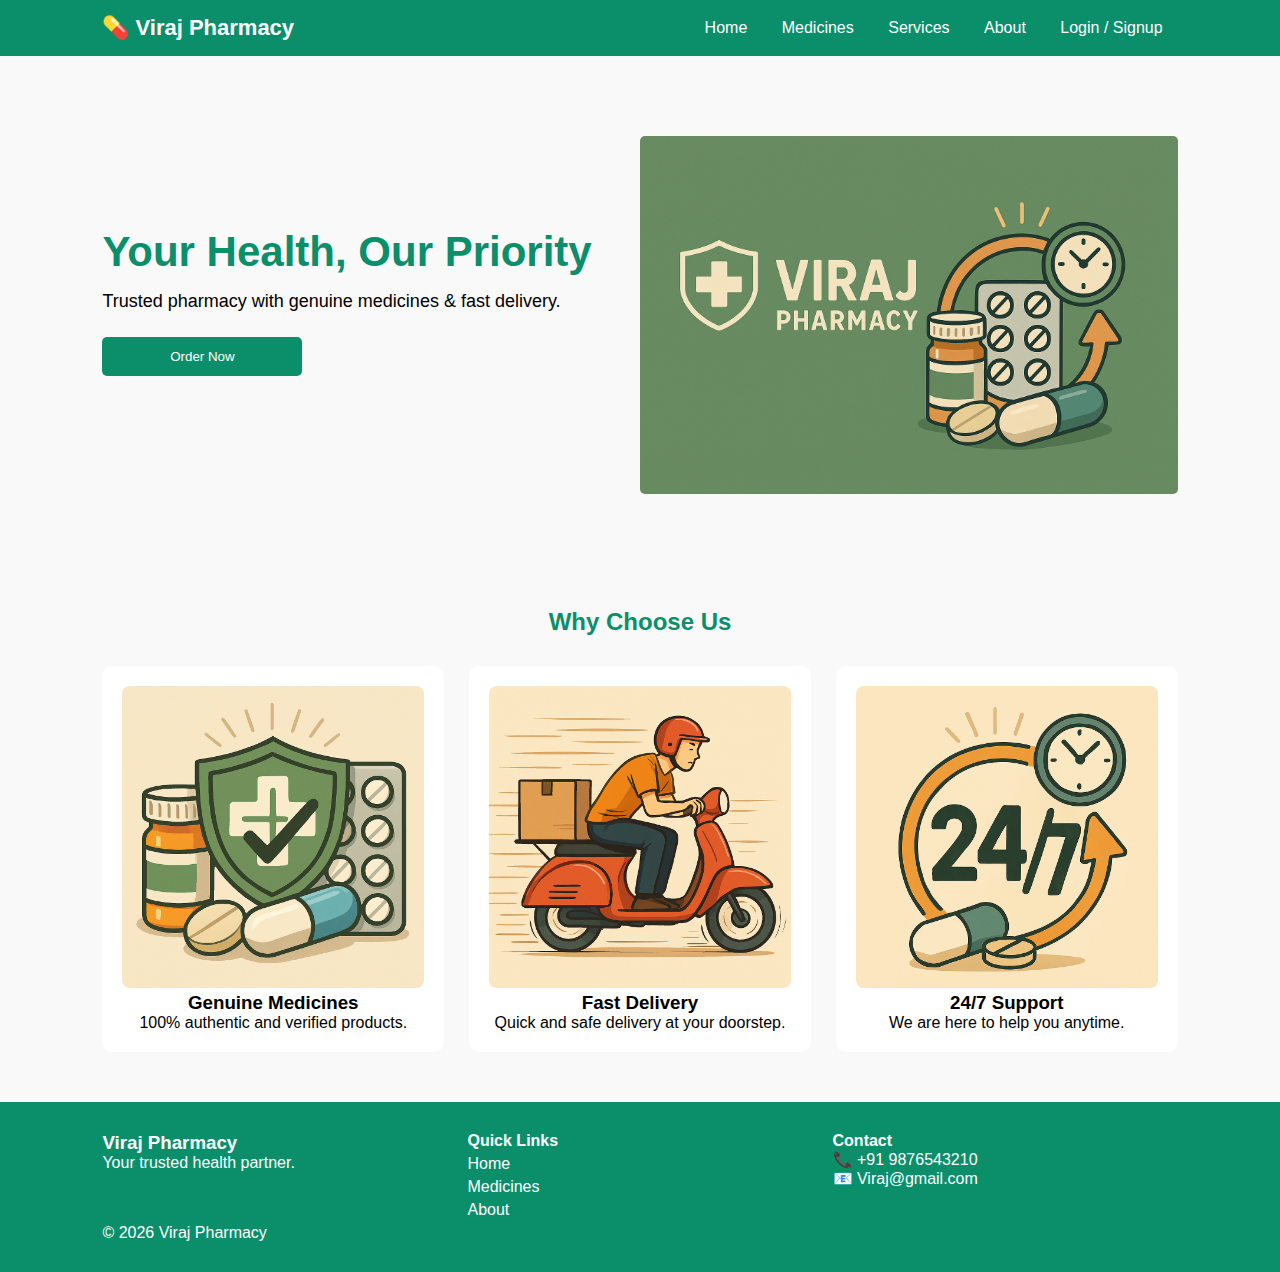
<file: index.html>
<!DOCTYPE html>
<html lang="en">
<head>
  <meta charset="UTF-8" />
  <meta name="viewport" content="width=device-width, initial-scale=1.0"/>
  <title>Viraj Pharmacy</title>
  <link rel="stylesheet" href="css/style.css">
</head>
<body>

<!-- ========== NAVBAR (Reusable) ========== -->
<header class="navbar">
  <div class="logo">💊 Viraj Pharmacy</div>
  <nav id="navMenu">
    <a href="index.html">Home</a>
    <a href="#">Medicines</a>
    <a href="#">Services</a>
    <a href="#">About</a>
    <a href="#" onclick="openAuth()">Login / Signup</a>
  </nav>
  <div class="menu-toggle" id="menuToggle">☰</div>
</header>

<!-- ========== HERO SECTION ========== -->
<section class="hero">
  <div class="hero-text">
    <h1>Your Health, Our Priority</h1>
    <p>Trusted pharmacy with genuine medicines & fast delivery.</p>
    <button><a href="login.html"></a>Order Now</button>
  </div>
  <div class="hero-img">
    <img src="images/hero.png" alt="Pharmacy">
  </div>
</section>

<!-- ========== FEATURES (GRID) ========== -->
<section class="features">
  <h2>Why Choose Us</h2>
  <div class="grid">
    <div class="card">
      <img src="images/genuine.png">
      <h3>Genuine Medicines</h3>
      <p>100% authentic and verified products.</p>
    </div>
    <div class="card">
      <img src="images/fast D.png">
      <h3>Fast Delivery</h3>
      <p>Quick and safe delivery at your doorstep.</p>
    </div>
    <div class="card">
      <img src="images/24x7.png">
      <h3>24/7 Support</h3>
      <p>We are here to help you anytime.</p>
    </div>
  </div>
</section>


<!-- ========== FOOTER (Reusable) ========== -->
<footer class="footer">
  <div class="footer-grid">
    <div>
      <h3>Viraj Pharmacy</h3>
      <p>Your trusted health partner.</p>
    </div>
    <div>
      <h4>Quick Links</h4>
      <a href="#">Home</a>
      <a href="#">Medicines</a>
      <a href="#">About</a>
    </div>
    <div>
      <h4>Contact</h4>
      <p>📞 +91 9876543210</p>
      <p>📧 Viraj@gmail.com</p>
    </div>
  </div>
  <p class="copyright">© 2026 Viraj Pharmacy</p>
</footer>
<!-- LOGIN / SIGNUP MODAL -->
<div class="auth-modal" id="authModal">
    <div class="auth-box">
      <span class="close-btn" onclick="closeAuth()">×</span>
  
      <div class="auth-toggle">
        <button id="loginTab" class="active" onclick="showLogin()">Login</button>
        <button id="signupTab" onclick="showSignup()">Signup</button>
      </div>
  
      <!-- LOGIN -->
      <div id="loginForm">
        <input type="text" id="loginUser" placeholder="Username">
        <input type="password" id="loginPass" placeholder="Password">
        <button onclick="login()">Login</button>
      </div>
  
      <!-- SIGNUP -->
      <div id="signupForm" class="hide">
        <input type="text" id="signupUser" placeholder="Username">
        <input type="password" id="signupPass" placeholder="Password">
        <button onclick="signup()">Create Account</button>
      </div>
  
    </div>
  </div>
  
<script src="js/script.js"></script>
<script src="js/auth.js"></script>

</body>
</html>
</file>
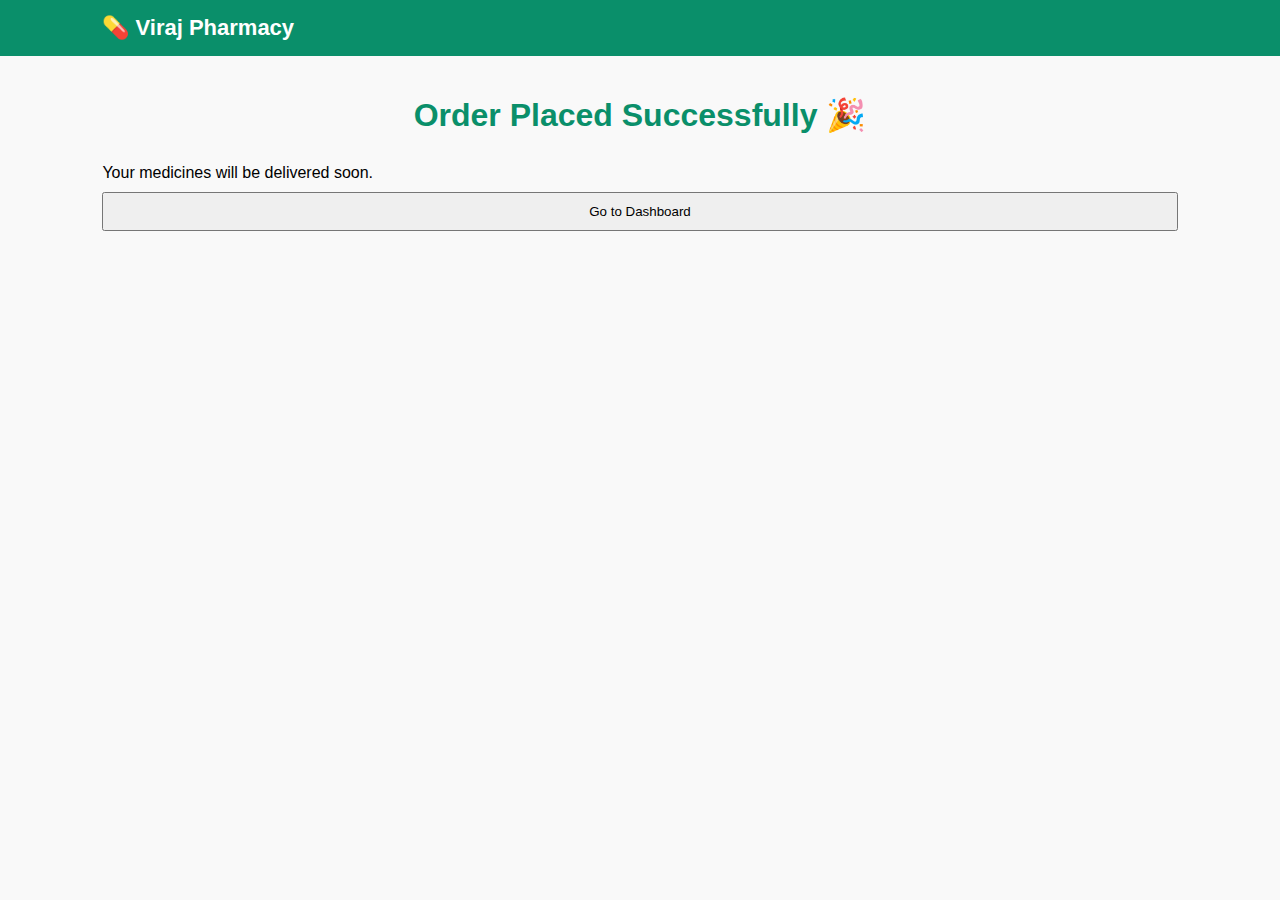
<file: checkout.html>
<!DOCTYPE html>
<html>
<head>
  <title>Checkout</title>
  <link rel="stylesheet" href="css/style.css">
</head>
<body>

<header class="navbar">
  <div class="logo">💊 Viraj Pharmacy</div>
</header>

<section class="cart-section">
  <h1>Order Placed Successfully 🎉</h1>
  <p>Your medicines will be delivered soon.</p>
  <button onclick="finish()">Go to Dashboard</button>
</section>

<script>
function finish() {
  const orders = JSON.parse(localStorage.getItem("orders")) || [];
  const cart = JSON.parse(localStorage.getItem("cart")) || [];

  orders.push({
    date: new Date().toLocaleString(),
    items: cart
  });

  localStorage.setItem("orders", JSON.stringify(orders));
  localStorage.removeItem("cart");

  window.location.href = "dashboard.html";
}
</script>

</body>
</html>
</file>
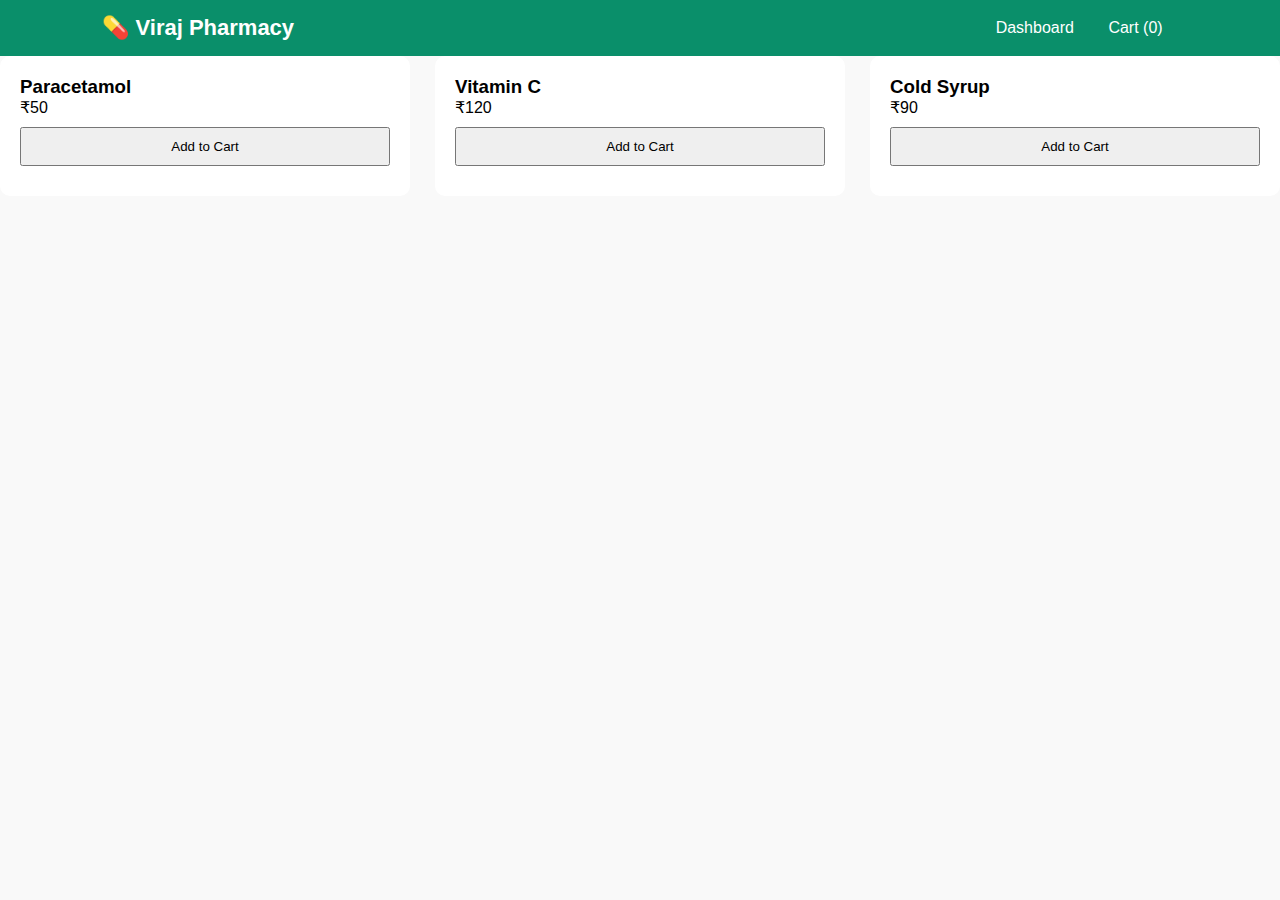
<file: medicines.html>
<!DOCTYPE html>
<html>
<head>
  <title>Medicines</title>
  <link rel="stylesheet" href="css/style.css">
</head>
<body>

<header class="navbar">
  <div class="logo">💊 Viraj Pharmacy</div>
  <nav>
    <a href="dashboard.html">Dashboard</a>
    <a href="#">Cart (<span id="count">0</span>)</a>
  </nav>
</header>

<section class="grid medicines">
  <div class="card">
    <h3>Paracetamol</h3>
    <p>₹50</p>
    <button onclick="addCart()">Add to Cart</button>
  </div>
  <div class="card">
    <h3>Vitamin C</h3>
    <p>₹120</p>
    <button onclick="addCart()">Add to Cart</button>
  </div>
  <div class="card">
    <h3>Cold Syrup</h3>
    <p>₹90</p>
    <button onclick="addCart()">Add to Cart</button>
  </div>
</section>

<script src="js/cart.js"></script>
</body>
</html>
</file>
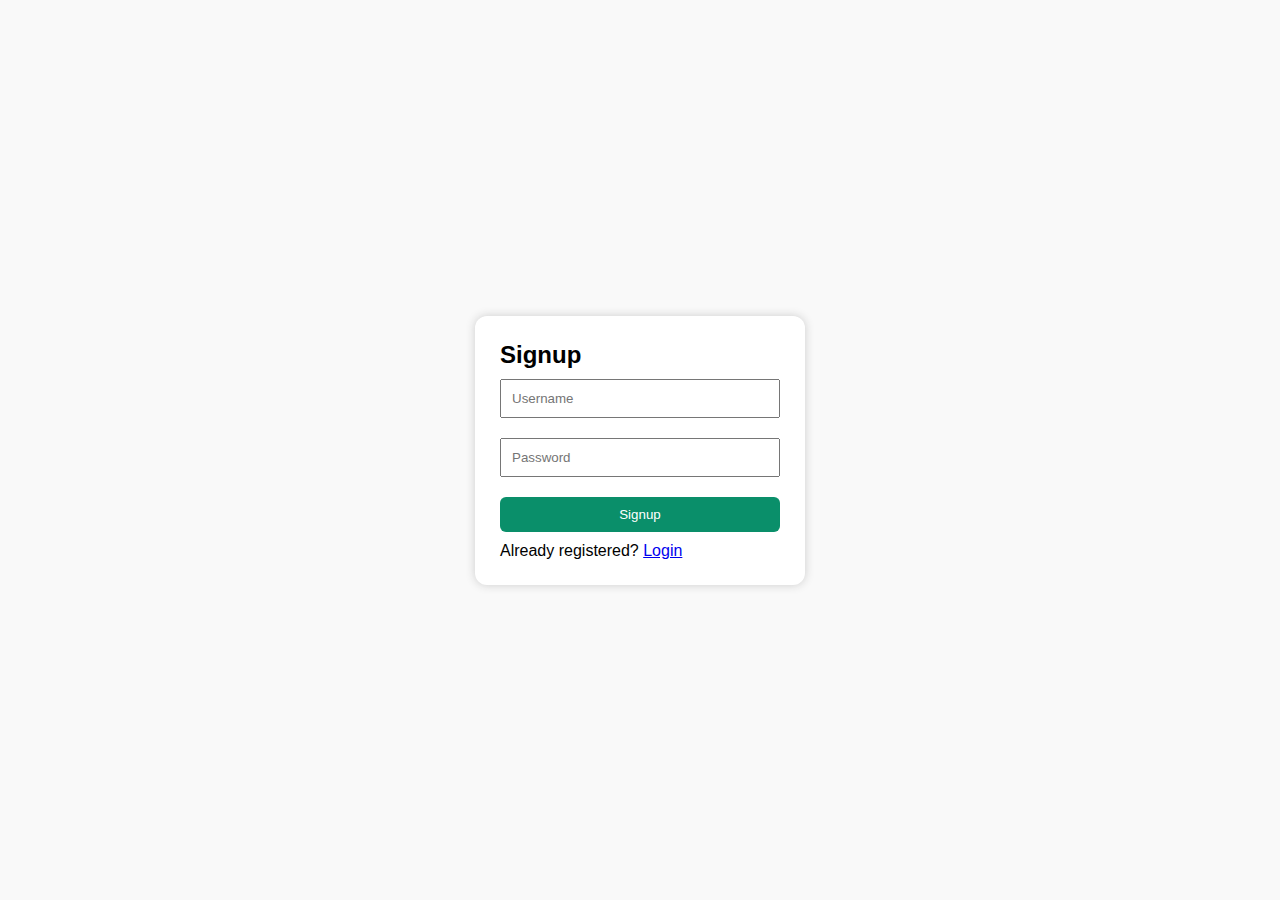
<file: signup.html>
<!DOCTYPE html>
<html>
<head>
  <title>Signup</title>
  <link rel="stylesheet" href="css/style.css">
</head>
<body class="auth-body">

<div class="auth-box">
  <h2>Signup</h2>
  <input type="text" id="signupUser" placeholder="Username">
  <input type="password" id="signupPass" placeholder="Password">
  <button onclick="signup()">Signup</button>
  <p>Already registered? <a href="login.html">Login</a></p>
</div>

<script src="js/auth.js"></script>
</body>
</html>
</file>
<file: css/style.css>
* {
    margin: 0;
    padding: 0;
    box-sizing: border-box;
    font-family: Arial, sans-serif;
  }
  
  body {
    background: #f9f9f9;
  }
  
  /* NAVBAR */
  .navbar {
    display: flex;
    justify-content: space-between;
    align-items: center;
    padding: 15px 8%;
    background: #0a8f6a;
    color: white;
    position: sticky;
    top: 0;
    z-index: 1000;
  }
  
  .navbar nav a {
    margin: 0 15px;
    color: white;
    text-decoration: none;
    transition: 0.3s;
  }
  
  .navbar nav a:hover {
    color: #ffd700;
  }
  
  .logo {
    font-size: 22px;
    font-weight: bold;
  }
  
  .btn {
    background: #ffd700;
    padding: 8px 14px;
    border-radius: 5px;
    color: #000 !important;
  }
  
  .menu-toggle {
    display: none;
    font-size: 24px;
    cursor: pointer;
  }
  
  /* HERO */
  .hero {
    display: grid;
    grid-template-columns: 1fr 1fr;
    padding: 60px 8%;
    align-items: center;
    animation: fadeIn 1.2s ease-in;
  }
  
  .hero img {
    margin-top: 20px;
    width: 100%;
    animation: float 3s infinite ease-in-out;
    border-radius: 5px;
  }
  
  .hero-text h1 {
    font-size: 42px;
    color: #0a8f6a;
  }
  
  .hero-text p {
    margin: 15px 0;
    font-size: 18px;
  }
  
  .hero-text button {
    padding: 12px 20px;
    border: none;
    background: #0a8f6a;
    color: white;
    cursor: pointer;
    border-radius: 5px;
    width: 200px;
  }
  
  /* FEATURES */
  .features {
    padding: 50px 8%;
    text-align: center;
  }
  
  .features h2 {
    margin-bottom: 30px;
    color: #0a8f6a;
  }
  
  .grid {
    display: grid;
    grid-template-columns: repeat(auto-fit, minmax(250px, 1fr));
    gap: 25px;
  }
  
  .card {
    background: white;
    padding: 20px;
    border-radius: 10px;
    transition: 0.3s;
  }
  
  .card:hover {
    transform: translateY(-10px);
  }
  
  .card img {
    width: 100%;
    height: auto;
    object-fit: cover;
    border-radius: 8px;
  }
  
  /* FOOTER */
  .footer {
    background: #0a8f6a;
    color: white;
    padding: 30px 8%;
  }
  
  .footer-grid {
    display: grid;
    grid-template-columns: repeat(auto-fit, minmax(200px, 1fr));
    gap: 20px;
  }
  
  .footer a {
    display: block;
    color: white;
    text-decoration: none;
    margin: 5px 0;
  }
  
  /* RESPONSIVE */
  @media (max-width: 768px) {
    .hero {
      grid-template-columns: 1fr;
      text-align: center;
    }
  
    nav {
      position: absolute;
      top: 60px;
      right: 0;
      background: #0a8f6a;
      flex-direction: column;
      width: 200px;
      display: none;
    }
  
    nav a {
      padding: 10px;
    }
  
    .menu-toggle {
      display: block;
    }
  }
  
  /* ANIMATIONS */
  @keyframes fadeIn {
    from {opacity: 0; transform: translateY(20px);}
    to {opacity: 1; transform: translateY(0);}
  }
  
  @keyframes float {
    0% {transform: translateY(0);}
    50% {transform: translateY(-10px);}
    100% {transform: translateY(0);}
  }
  /*====for dashboard and card=====*/
  .auth-body {
    display: flex;
    height: 100vh;
    justify-content: center;
    align-items: center;
  }
  
  .auth-box {
    background: white;
    padding: 30px;
    width: 300px;
    border-radius: 10px;
    box-shadow: 0 0 10px #ccc;
  }
  
  .auth-box input, button {
    width: 100%;
    margin: 10px 0;
    padding: 10px;
  }
  
  .dashboard {
    padding: 40px;
  }
  
  .dash-grid {
    display: grid;
    grid-template-columns: repeat(auto-fit,minmax(200px,1fr));
    gap: 20px;
  }
  
  .dash-card {
    background: #0a8f6a;
    color: white;
    padding: 30px;
    text-align: center;
    border-radius: 10px;
    font-size: 18px;
  }
  
  /* AUTH MODAL */
.auth-modal {
    display: none;
    position: fixed;
    inset: 0;
    background: rgba(0,0,0,0.6);
    justify-content: center;
    align-items: center;
    z-index: 9999;
  }
  
  .auth-box {
    background: #fff;
    width: 330px;
    padding: 25px;
    border-radius: 12px;
    position: relative;
    animation: pop 0.4s ease;
  }
  
  .close-btn {
    position: absolute;
    right: 15px;
    top: 10px;
    font-size: 22px;
    cursor: pointer;
  }
  
  .auth-toggle {
    display: flex;
    margin-bottom: 15px;
  }
  
  .auth-toggle button {
    flex: 1;
    padding: 10px;
    border: none;
    cursor: pointer;
    background: #ddd;
  }
  
  .auth-toggle .active {
    background: #0a8f6a;
    color: white;
  }
  
  .auth-box input {
    width: 100%;
    padding: 10px;
    margin: 10px 0;
  }
  
  .auth-box button {
    width: 100%;
    padding: 10px;
    background: #0a8f6a;
    color: white;
    border: none;
    border-radius: 6px;
  }
  
  .hide {
    display: none;
  }
  
  @keyframes pop {
    from {transform: scale(0.8); opacity: 0;}
    to {transform: scale(1); opacity: 1;}
  }
  /* order-medicines*/
  /* ORDER MEDICINE PAGE */
.order-section {
  padding: 40px 8%;
}

.order-section h1 {
  text-align: center;
  color: #0a8f6a;
  margin-bottom: 30px;
}

.medicine-grid {
  display: grid;
  grid-template-columns: repeat(auto-fit, minmax(220px, 1fr));
  gap: 25px;
}

.medicine-card {
  background: white;
  border-radius: 12px;
  padding: 15px;
  text-align: center;
  box-shadow: 0 4px 10px rgba(0,0,0,0.1);
  transition: transform 0.3s;
}

.medicine-card:hover {
  transform: translateY(-8px);
}

.medicine-card img {
  width: 100%;
  height: 160px;
  object-fit: cover;
  border-radius: 10px;
}

.medicine-card h3 {
  margin: 10px 0 5px;
}

.medicine-card p {
  font-size: 14px;
  color: #666;
}

.price {
  display: block;
  font-weight: bold;
  margin: 10px 0;
  color: #0a8f6a;
}

.medicine-card button {
  background: #0a8f6a;
  color: white;
  border: none;
  padding: 10px;
  width: 100%;
  border-radius: 6px;
  cursor: pointer;
}

.medicine-card button:hover {
  background: #08765a;
}
/*view card */
/* VIEW CART */
.cart-section {
  padding: 40px 8%;
}

.cart-section h1 {
  text-align: center;
  margin-bottom: 30px;
  color: #0a8f6a;
}

.cart-item {
  display: grid;
  grid-template-columns: 2fr 1fr 1fr 1fr;
  align-items: center;
  gap: 10px;
  background: white;
  padding: 15px;
  margin-bottom: 15px;
  border-radius: 10px;
}

.cart-item button {
  padding: 5px 10px;
  border: none;
  cursor: pointer;
  background: #0a8f6a;
  color: white;
  border-radius: 4px;
}

.cart-item .remove {
  background: crimson;
}

.cart-summary {
  text-align: right;
  margin-top: 30px;
}

.checkout-btn {
  padding: 12px 25px;
  background: #0a8f6a;
  color: white;
  border: none;
  border-radius: 6px;
  cursor: pointer;
}

/* MOBILE */
@media (max-width: 768px) {
  .cart-item {
    grid-template-columns: 1fr;
    text-align: center;
  }
}
/*payment and summary*/
.empty-cart {
  text-align: center;
  font-size: 18px;
  margin: 30px 0;
  color: #777;
}

.cart-summary {
  margin-top: 20px;
  padding: 15px;
  border-top: 2px solid #ddd;
}

.pay-btn {
  width: 100%;
  padding: 12px;
  background: #28a745;
  color: white;
  border: none;
  border-radius: 6px;
  font-size: 16px;
  cursor: pointer;
}

.pay-btn:hover {
  background: #218838;
}
/*order history*/
.order-card {
  border: 1px solid #ddd;
  padding: 15px;
  margin: 10px 0;
  border-radius: 8px;
}

.order-card button {
  margin-top: 10px;
  padding: 6px 12px;
  background: #007bff;
  color: #fff;
  border: none;
  border-radius: 4px;
}
</file>
